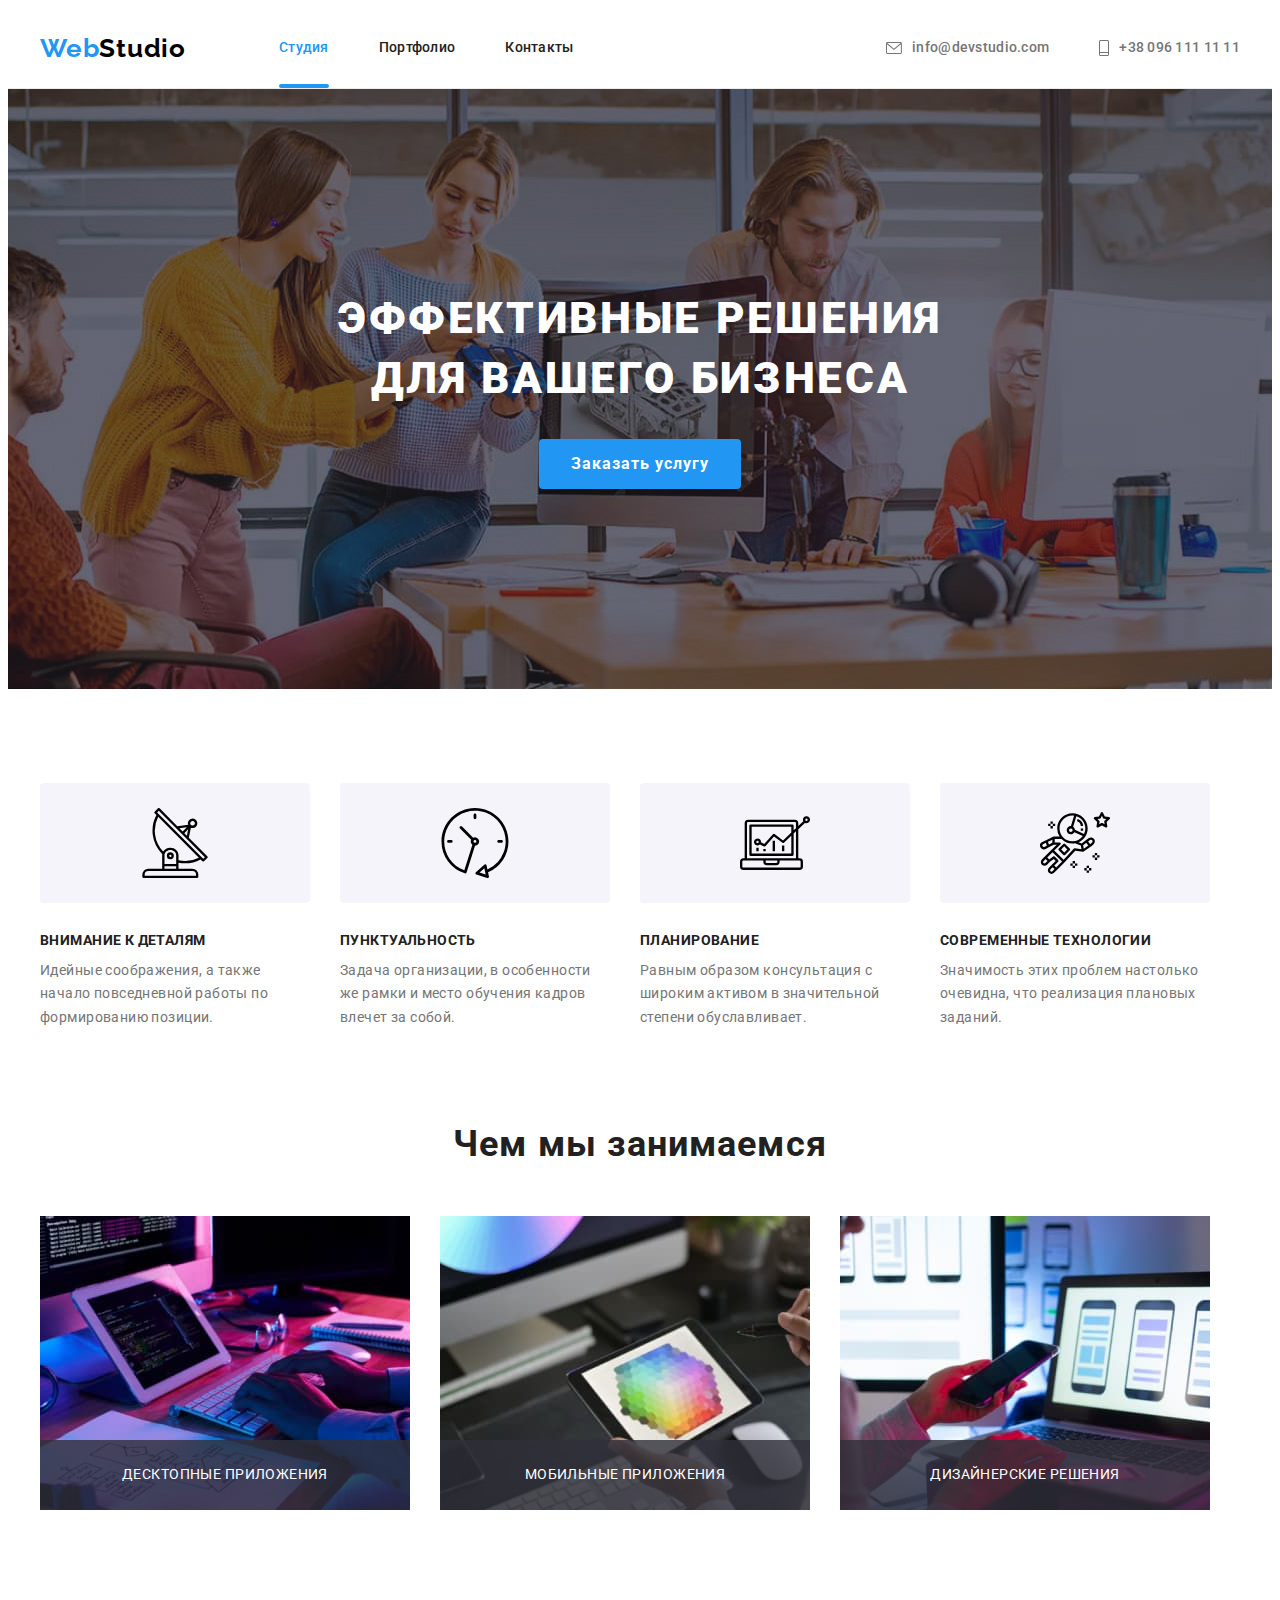
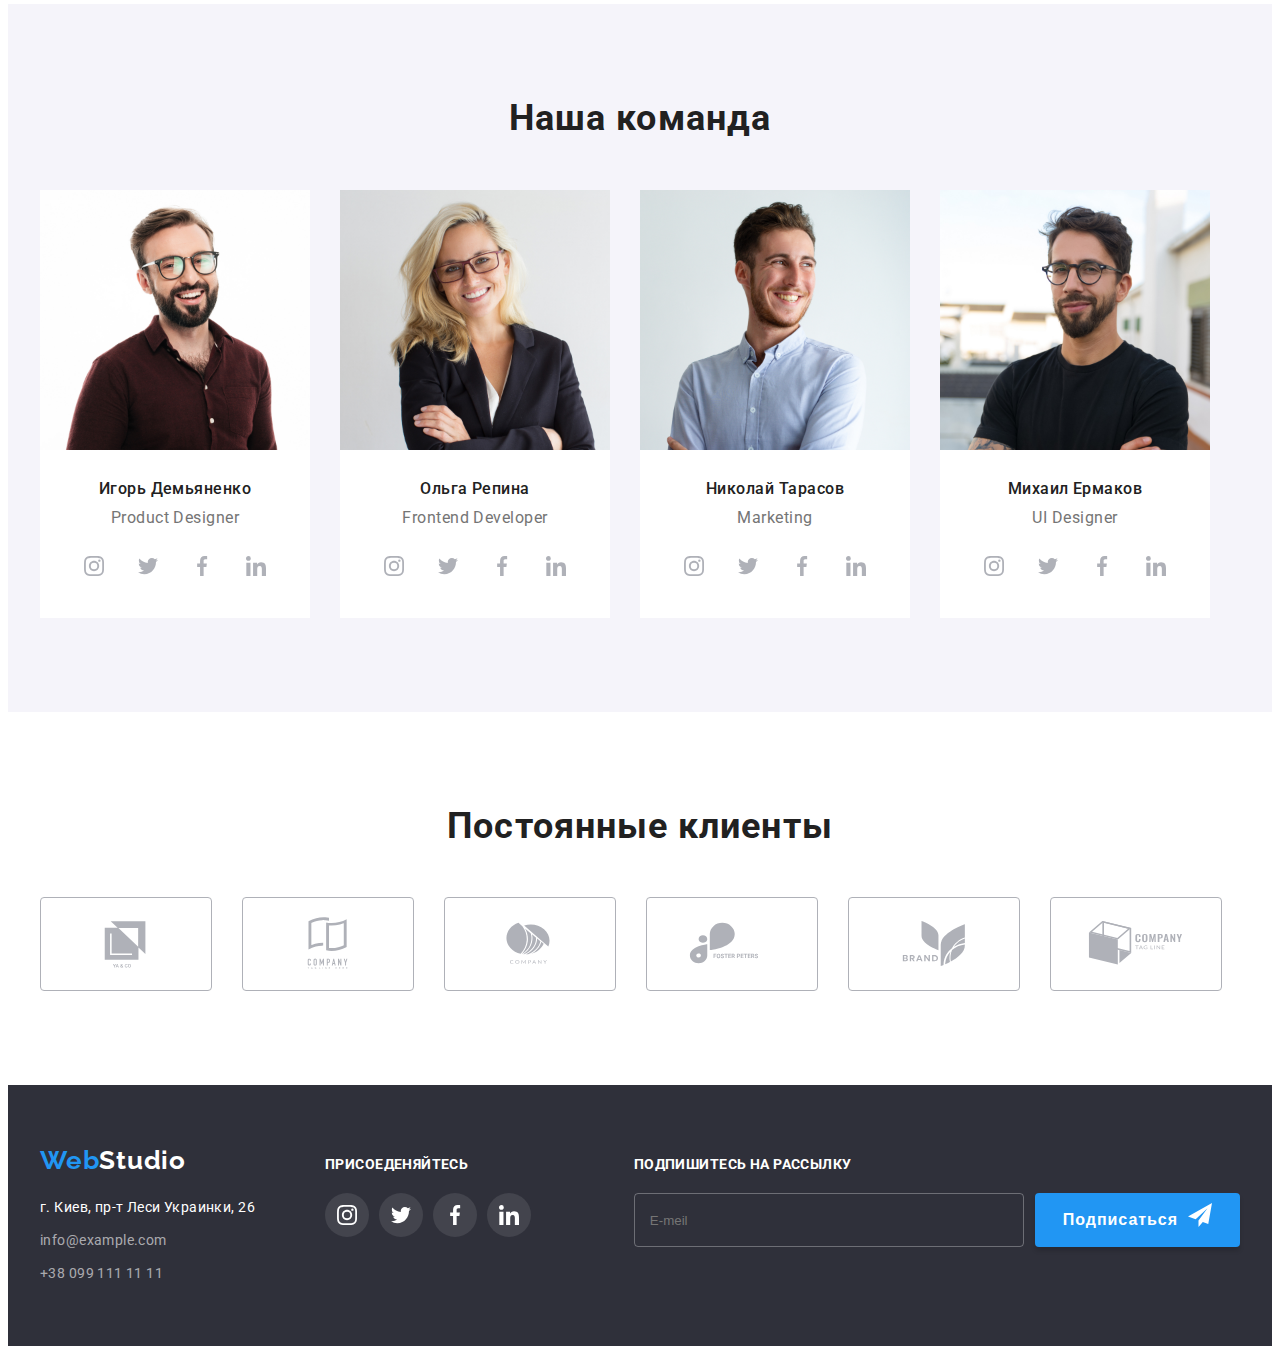
<file: index.html>
<!DOCTYPE html>
<html lang="ru">
  <head>
    <meta charset="UTF-8" />
    <meta http-equiv="X-UA-Compatible" content="IE=edge" />
    <meta name="viewport" content="width=device-width, initial-scale=1.0" />
    <title>homewopk_7</title>
    <link rel="preconnect" href="https://fonts.googleapis.com" />
    <link rel="preconnect" href="https://fonts.gstatic.com" crossorigin />
    <link
      href="https://fonts.googleapis.com/css2?family=Raleway:wght@700&family=Roboto:wght@400;500;700;900&display=swap"
      rel="stylesheet"
    />
    <link
      rel="stylesheet"
      href="https://cdnjs.cloudflare.com/ajax/libs/modern-normalize/1.1.0/modern-normalize.min.css"
      integrity="sha512-wpPYUAdjBVSE4KJnH1VR1HeZfpl1ub8YT/NKx4PuQ5NmX2tKuGu6U/JRp5y+Y8XG2tV+wKQpNHVUX03MfMFn9Q=="
      crossorigin="anonymous"
      referrerpolicy="no-referrer"
    />
    <link rel="stylesheet" href="./css/main.min.css" />
  </head>
  <body>
    <!--page header-->
    <header class="header">
      <div class="container container-header">
        <a href="./index.html" class="logo logo-header"
          >Web<span class="logo-black">Studio</span></a
        >
        <!--navigation-->
        <nav class="header-nav">
          <ul class="header-nav-list list">
            <li class="header-item">
              <a class="page-nav active" href="./index.html">Студия</a>
            </li>
            <li class="header-item">
              <a class="page-nav" href="./portfolio.html">Портфолио</a>
            </li>
            <li class="header-item">
              <a class="page-nav" href="">Контакты</a>
            </li>
          </ul>
        </nav>
        <ul class="list contacts-list">
          <li class="header-item">
            <a class="contacts" href="mailto:info@devstudio.com"
              ><svg class="header-icons" width="16" height="12">
                <use href="./images/sprite.svg#icon-envelope"></use>
              </svg>
              info@devstudio.com</a
            >
          </li>
          <li class="header-item">
            <a class="contacts" href="tel:+380961111111"
              ><svg class="header-icons" width="10" height="16">
                <use href="./images/sprite.svg#icon-Vector"></use>
              </svg>
              +38 096 111 11 11</a
            >
          </li>
        </ul>
      </div>
    </header>
    <main>
      <!--section-1-->
      <section class="section-one">
        <div class="container">
          <h1 class="title">
            Эффективные решения <br />
            для вашего бизнеса
          </h1>
          <button type="button" class="button" data-modal-open>
            Заказать услугу
          </button>
          <div class="backdrop is-hidden" data-modal>
            <!--modal-wrapper-->
            <div class="modal-wrapper">
              <div class="form-modal">
                <p class="form-name">Оставьте свои данные, мы вам перезвоним</p>
                <form class="form-modal-wrapper">
                  <div class="user-data">
                    <div class="data">
                      <label class="data-label" for="name">Имя </label>
                      <input
                        class="data-input"
                        type="text"
                        name="name"
                        id="name"
                      />
                      <svg class="icons-modal-wrapper" width="18" height="18">
                        <use href="./images/sprite.svg#icon-person"></use>
                      </svg>
                    </div>
                    <div class="data">
                      <label class="data-label" for="tel">Телефон</label>
                      <input
                        class="data-input"
                        type="tel"
                        name="tel"
                        id="tel"
                      />
                      <svg class="icons-modal-wrapper" width="18" height="18">
                        <use href="./images/sprite.svg#icon-phone"></use>
                      </svg>
                    </div>
                    <div class="data">
                      <label class="data-label" for="mail">Почта</label>
                      <input
                        class="data-input"
                        type="email"
                        name="mail"
                        id="mail"
                      />
                      <svg class="icons-modal-wrapper" width="18" height="18">
                        <use href="./images/sprite.svg#icon-email"></use>
                      </svg>
                    </div>
                    <div class="data">
                      <label class="data-label" for="comment"
                        >Комментарий</label
                      >
                      <textarea
                        name="comment"
                        id="comment"
                        rows="5"
                        placeholder="Введите текст"
                      ></textarea>
                    </div>
                  </div>
                  <div class="agreement">
                    <label for="checkbox">
                      <input
                        class="checkbox visually-hidden"
                        type="checkbox"
                        name="checkbox"
                        id="checkbox"
                      />
                      <span class="span-icon-checkbox">
                        <svg class="icon-checkbox" width="11" height="8">
                          <use href="./images/sprite.svg#icon-Vector-1"></use>
                        </svg>
                      </span>
                      <span class="checkbox-text">
                        Соглашаюсь с рассылкой и принимаю
                        <a href="" class="link-to-contract">Условия договора</a>
                      </span>
                    </label>
                  </div>
                  <button type="submit" class="button register-btn">
                    Отправить
                  </button>
                </form>
                <button class="modal-btn" data-modal-close>
                  <svg class="icon icon-modal-btn" width="18" height="18">
                    <use href="./images/sprite.svg#icon-close"></use>
                  </svg>
                </button>
                <form class="modal-form"></form>
              </div>
            </div>
          </div>
        </div>
      </section>
      <!--section-2-dignity-->
      <section class="dignity-section">
        <div class="container">
          <h2 class="visually-hidden">наши достоинства</h2>
          <ul class="dignity-list list">
            <li class="dignity-list__item">
              <div class="dignity-container">
                <svg class="dignity-container__icons" width="70" height="70">
                  <use href="./images/sprite.svg#icon-antenna"></use>
                </svg>
              </div>
              <h3 class="dignity-list__title">Внимание к деталям</h3>
              <p class="dignity-list__description">
                Идейные соображения, а также начало повседневной работы по
                формированию позиции.
              </p>
            </li>
            <li class="dignity-list__item">
              <div class="dignity-container">
                <svg class="dignity-container__icons" width="70" height="70">
                  <use href="./images/sprite.svg#icon-clock"></use>
                </svg>
              </div>
              <h3 class="dignity-list__title">Пунктуальность</h3>
              <p class="dignity-list__description">
                Задача организации, в особенности же рамки и место обучения
                кадров влечет за собой.
              </p>
            </li>
            <li class="dignity-list__item">
              <div class="dignity-container">
                <svg class="dignity-container__icons" width="70" height="70">
                  <use href="./images/sprite.svg#icon-diagram"></use>
                </svg>
              </div>
              <h3 class="dignity-list__title">Планирование</h3>
              <p class="dignity-list__description">
                Равным образом консультация с широким активом в значительной
                степени обуславливает.
              </p>
            </li>
            <li class="dignity-list__item">
              <div class="dignity-container">
                <svg class="dignity-container__icons" width="70" height="70">
                  <use href="./images/sprite.svg#icon-astronaut"></use>
                </svg>
              </div>
              <h3 class="dignity-list__title">Современные технологии</h3>
              <p class="dignity-list__description">
                Значимость этих проблем настолько очевидна, что реализация
                плановых заданий.
              </p>
            </li>
          </ul>
        </div>
      </section>
      <!--section-3-our-robots-->
      <section class="section">
        <div class="container">
          <h2 class="title-section">Чем мы занимаемся</h2>
          <ul class="our-robots list">
            <li class="our-robots-item">
              <img
                src="./images/gadget.img-1.jpg"
                width="370"
                height="294"
                alt="планшет и клавиатура"
              />
              <div class="our-robots-item__description">
                <p class="our-robots-item__link">Десктопные приложения</p>
              </div>
            </li>
            <li class="our-robots-item">
              <img
                src="./images/gadget.img-2.jpg"
                aw
                width="370"
                height="294"
                alt="планшет"
              />
              <div class="our-robots-item__description">
                <p class="our-robots-item__link">Мобильные приложения</p>
              </div>
            </li>
            <li class="our-robots-item">
              <img
                src="./images/gadget.img-3.jpg"
                width="370"
                height="294"
                alt="телефон и ноутбук"
              />
              <div class="our-robots-item__description">
                <p class="our-robots-item__link">Дизайнерские решения</p>
              </div>
            </li>
          </ul>
        </div>
      </section>
      <!--section-4-our-team-->
      <section class="team section">
        <div class="container">
          <h2 class="title-section">Наша команда</h2>
          <ul class="list our-team">
            <li class="our-team-item">
              <img
                src="./images/team-photo.img-1.jpg"
                width="270"
                height="260"
                alt="Игорь Демьяненко"
              />
              <div class="our-team-item__employee">
                <h3 class="our-team-item__name">Игорь Демьяненко</h3>
                <p lang="en" class="our-team-item__position">
                  Product Designer
                </p>
                <ul class="list social-media-icons">
                  <li class="social-media-icons__item">
                    <a
                      class="social-media-icons__link"
                      href=""
                      aria-label="иконка instagram"
                      ><svg
                        class="social-media-icons__icon"
                        width="20"
                        height="20"
                      >
                        <use href="./images/sprite.svg#icon-instagram"></use>
                      </svg>
                    </a>
                  </li>
                  <li class="social-media-icons__item">
                    <a
                      class="social-media-icons__link"
                      href=""
                      aria-label="иконка twitter"
                      ><svg
                        class="social-media-icons__icon"
                        width="20"
                        height="20"
                      >
                        <use href="./images/sprite.svg#icon-twitter"></use>
                      </svg>
                    </a>
                  </li>
                  <li class="social-media-icons__item">
                    <a
                      class="social-media-icons__link"
                      href=""
                      aria-label="иконка facebook"
                      ><svg
                        class="social-media-icons__icon"
                        width="20"
                        height="20"
                      >
                        <use href="./images/sprite.svg#icon-facebook"></use>
                      </svg>
                    </a>
                  </li>
                  <li class="social-media-icons__item">
                    <a
                      class="social-media-icons__link"
                      href=""
                      aria-label="иконка linkedin"
                      ><svg
                        class="social-media-icons__icon"
                        width="20"
                        height="20"
                      >
                        <use href="./images/sprite.svg#icon-linkedin"></use>
                      </svg>
                    </a>
                  </li>
                </ul>
              </div>
            </li>
            <li class="our-team-item">
              <img
                src="./images/team-photo.img-2.jpg"
                width="270"
                height="260"
                alt="Ольга Репина"
              />
              <div class="our-team-item__employee">
                <h3 class="our-team-item__name">Ольга Репина</h3>
                <p lang="en" class="our-team-item__position">
                  Frontend Developer
                </p>
                <ul class="list social-media-icons">
                  <li class="social-media-icons__item">
                    <a
                      class="social-media-icons__link"
                      href=""
                      aria-label="иконка instagram"
                      ><svg
                        class="social-media-icons__icon"
                        width="20"
                        height="20"
                      >
                        <use href="./images/sprite.svg#icon-instagram"></use>
                      </svg>
                    </a>
                  </li>
                  <li class="social-media-icons__item">
                    <a
                      class="social-media-icons__link"
                      href=""
                      aria-label="иконка twitter"
                      ><svg
                        class="social-media-icons__icon"
                        width="20"
                        height="20"
                      >
                        <use href="./images/sprite.svg#icon-twitter"></use>
                      </svg>
                    </a>
                  </li>
                  <li class="social-media-icons__item">
                    <a
                      class="social-media-icons__link"
                      href=""
                      aria-label="иконка facebook"
                      ><svg
                        class="social-media-icons__icon"
                        width="20"
                        height="20"
                      >
                        <use href="./images/sprite.svg#icon-facebook"></use>
                      </svg>
                    </a>
                  </li>
                  <li class="social-media-icons__item">
                    <a
                      class="social-media-icons__link"
                      href=""
                      aria-label="иконка linkedin"
                      ><svg
                        class="social-media-icons__icon"
                        width="20"
                        height="20"
                      >
                        <use href="./images/sprite.svg#icon-linkedin"></use>
                      </svg>
                    </a>
                  </li>
                </ul>
              </div>
            </li>
            <li class="our-team-item">
              <img
                src="./images/team-photo.img-3.jpg"
                width="270"
                height="260"
                alt="Николай Тарасов"
              />
              <div class="our-team-item__employee">
                <h3 class="our-team-item__name">Николай Тарасов</h3>
                <p lang="en" class="our-team-item__position">Marketing</p>
                <ul class="list social-media-icons">
                  <li class="social-media-icons__item">
                    <a
                      class="social-media-icons__link"
                      href=""
                      aria-label="иконка instagram"
                      ><svg
                        class="social-media-icons__icon"
                        width="20"
                        height="20"
                      >
                        <use href="./images/sprite.svg#icon-instagram"></use>
                      </svg>
                    </a>
                  </li>
                  <li class="social-media-icons__item">
                    <a
                      class="social-media-icons__link"
                      href=""
                      aria-label="иконка twitter"
                      ><svg
                        class="social-media-icons__icon"
                        width="20"
                        height="20"
                      >
                        <use href="./images/sprite.svg#icon-twitter"></use>
                      </svg>
                    </a>
                  </li>
                  <li class="social-media-icons__item">
                    <a
                      class="social-media-icons__link"
                      href=""
                      aria-label="иконка facebook"
                      ><svg
                        class="social-media-icons__icon"
                        width="20"
                        height="20"
                      >
                        <use href="./images/sprite.svg#icon-facebook"></use>
                      </svg>
                    </a>
                  </li>
                  <li class="social-media-icons__item">
                    <a
                      class="social-media-icons__link"
                      href=""
                      aria-label="иконка linkedin"
                      ><svg
                        class="social-media-icons__icon"
                        width="20"
                        height="20"
                      >
                        <use href="./images/sprite.svg#icon-linkedin"></use>
                      </svg>
                    </a>
                  </li>
                </ul>
              </div>
            </li>
            <li class="our-team-item">
              <img
                src="./images/team-photo.img-4.jpg"
                width="270"
                height="260"
                alt="Михаил Ермаков"
              />
              <div class="our-team-item__employee">
                <h3 class="our-team-item__name">Михаил Ермаков</h3>
                <p lang="en" class="our-team-item__position">UI Designer</p>
                <ul class="list social-media-icons">
                  <li class="social-media-icons__item">
                    <a
                      class="social-media-icons__link"
                      href=""
                      aria-label="иконка instagram"
                      ><svg
                        class="social-media-icons__icon"
                        width="20"
                        height="20"
                      >
                        <use href="./images/sprite.svg#icon-instagram"></use>
                      </svg>
                    </a>
                  </li>
                  <li class="social-media-icons__item">
                    <a
                      class="social-media-icons__link"
                      href=""
                      aria-label="иконка twitter"
                      ><svg
                        class="social-media-icons__icon"
                        width="20"
                        height="20"
                      >
                        <use href="./images/sprite.svg#icon-twitter"></use>
                      </svg>
                    </a>
                  </li>
                  <li class="social-media-icons__item">
                    <a
                      class="social-media-icons__link"
                      href=""
                      aria-label="иконка facebook"
                      ><svg
                        class="social-media-icons__icon"
                        width="20"
                        height="20"
                      >
                        <use href="./images/sprite.svg#icon-facebook"></use>
                      </svg>
                    </a>
                  </li>
                  <li class="social-media-icons__item">
                    <a
                      class="social-media-icons__link"
                      href=""
                      aria-label="иконка linkedin"
                      ><svg
                        class="social-media-icons__icon"
                        width="20"
                        height="20"
                      >
                        <use href="./images/sprite.svg#icon-linkedin"></use>
                      </svg>
                    </a>
                  </li>
                </ul>
              </div>
            </li>
          </ul>
        </div>
      </section>
      <!--section-5-clients-->
      <section class="section">
        <div class="container">
          <h2 class="title-section">Постоянные клиенты</h2>
          <ul class="list clients">
            <li class="clients__item">
              <a class="clients__link" href="">
                <svg class="clients__icons" width="106" height="60">
                  <use href="./images/sprite.svg#icon-Logo-1"></use>
                </svg>
              </a>
            </li>
            <li class="clients__item">
              <a class="clients__link" href="">
                <svg class="clients__icons" width="106" height="60">
                  <use href="./images/sprite.svg#icon-Logo-2"></use>
                </svg>
              </a>
            </li>
            <li class="clients__item">
              <a class="clients__link" href="">
                <svg class="clients__icons" width="106" height="60">
                  <use href="./images/sprite.svg#icon-Logo-3"></use>
                </svg>
              </a>
            </li>
            <li class="clients__item">
              <a class="clients__link" href="">
                <svg class="clients__icons" width="106" height="60">
                  <use href="./images/sprite.svg#icon-Logo-4"></use>
                </svg>
              </a>
            </li>
            <li class="clients__item">
              <a class="clients__link" href="">
                <svg class="clients__icons" width="106" height="60">
                  <use href="./images/sprite.svg#icon-Logo-5"></use>
                </svg>
              </a>
            </li>
            <li class="clients__item">
              <a class="clients__link" href="">
                <svg class="clients__icons" width="106" height="60">
                  <use href="./images/sprite.svg#icon-Logo-6"></use>
                </svg>
              </a>
            </li>
          </ul>
        </div>
      </section>
    </main>
    <!--footer-->
    <footer class="footer">
      <div class="container conteiner-footer">
        <div>
          <a href="./index.html" class="logo footer-iogo"
            >Web<span class="logo-white">Studio</span></a
          >
          <address class="">
            <ul class="list">
              <li class="footer-item">
                <a class="address" href="https://goo.gl/maps/fMiBdEM5cRirnWjU9"
                  >г. Киев, пр-т Леси Украинки, 26</a
                >
              </li>
              <li class="footer-item">
                <a class="footer-contacts" href="mailto:info@example.com"
                  >info@example.com</a
                >
              </li>
              <li class="footer-item">
                <a class="footer-contacts" href="tel:+380991111111"
                  >+38 099 111 11 11</a
                >
              </li>
            </ul>
          </address>
        </div>
        <div class="footer-icons">
          <h3 class="title-footer">присоеденяйтесь</h3>
          <ul class="list list-footer-icons">
            <li class="item-footer-icons">
              <a class="link-footer-icon" href="" aria-label="иконка instagram"
                ><svg class="footer-icon" width="20" height="20">
                  <use href="./images/sprite.svg#icon-instagram"></use>
                </svg>
              </a>
            </li>
            <li class="item-footer-icons">
              <a class="link-footer-icon" href="" aria-label="иконка"
                ><svg class="footer-icon" width="20" height="20">
                  <use href="./images/sprite.svg#icon-twitter"></use>
                </svg>
              </a>
            </li>
            <li class="item-footer-icons">
              <a class="link-footer-icon" href="" aria-label="иконка"
                ><svg class="footer-icon" width="20" height="20">
                  <use href="./images/sprite.svg#icon-facebook"></use>
                </svg>
              </a>
            </li>
            <li class="item-footer-icons">
              <a class="link-footer-icon" href="" aria-label="иконка"
                ><svg class="footer-icon" width="20" height="20">
                  <use href="./images/sprite.svg#icon-linkedin"></use>
                </svg>
              </a>
            </li>
          </ul>
        </div>
        <!-- subscription-window -->

        <div class="subscription">
          <h3 class="title-footer">Подпишитесь на рассылку</h3>
          <form class="subscription-footer">
            <label class="subscription-window" for="email"></label>
            <input type="email" name="mail" placeholder="E-meil" id="email" />
            <button type="submit" class="subscription-btn">
              Подписаться<span
                ><svg class="button-logo-fotter" width="24" height="24">
                  <use href="./images/sprite.svg#icon-send"></use></svg
              ></span>
            </button>
          </form>
        </div>
      </div>
    </footer>
    <script src="./js/model.js"></script>
  </body>
</html>
</file>
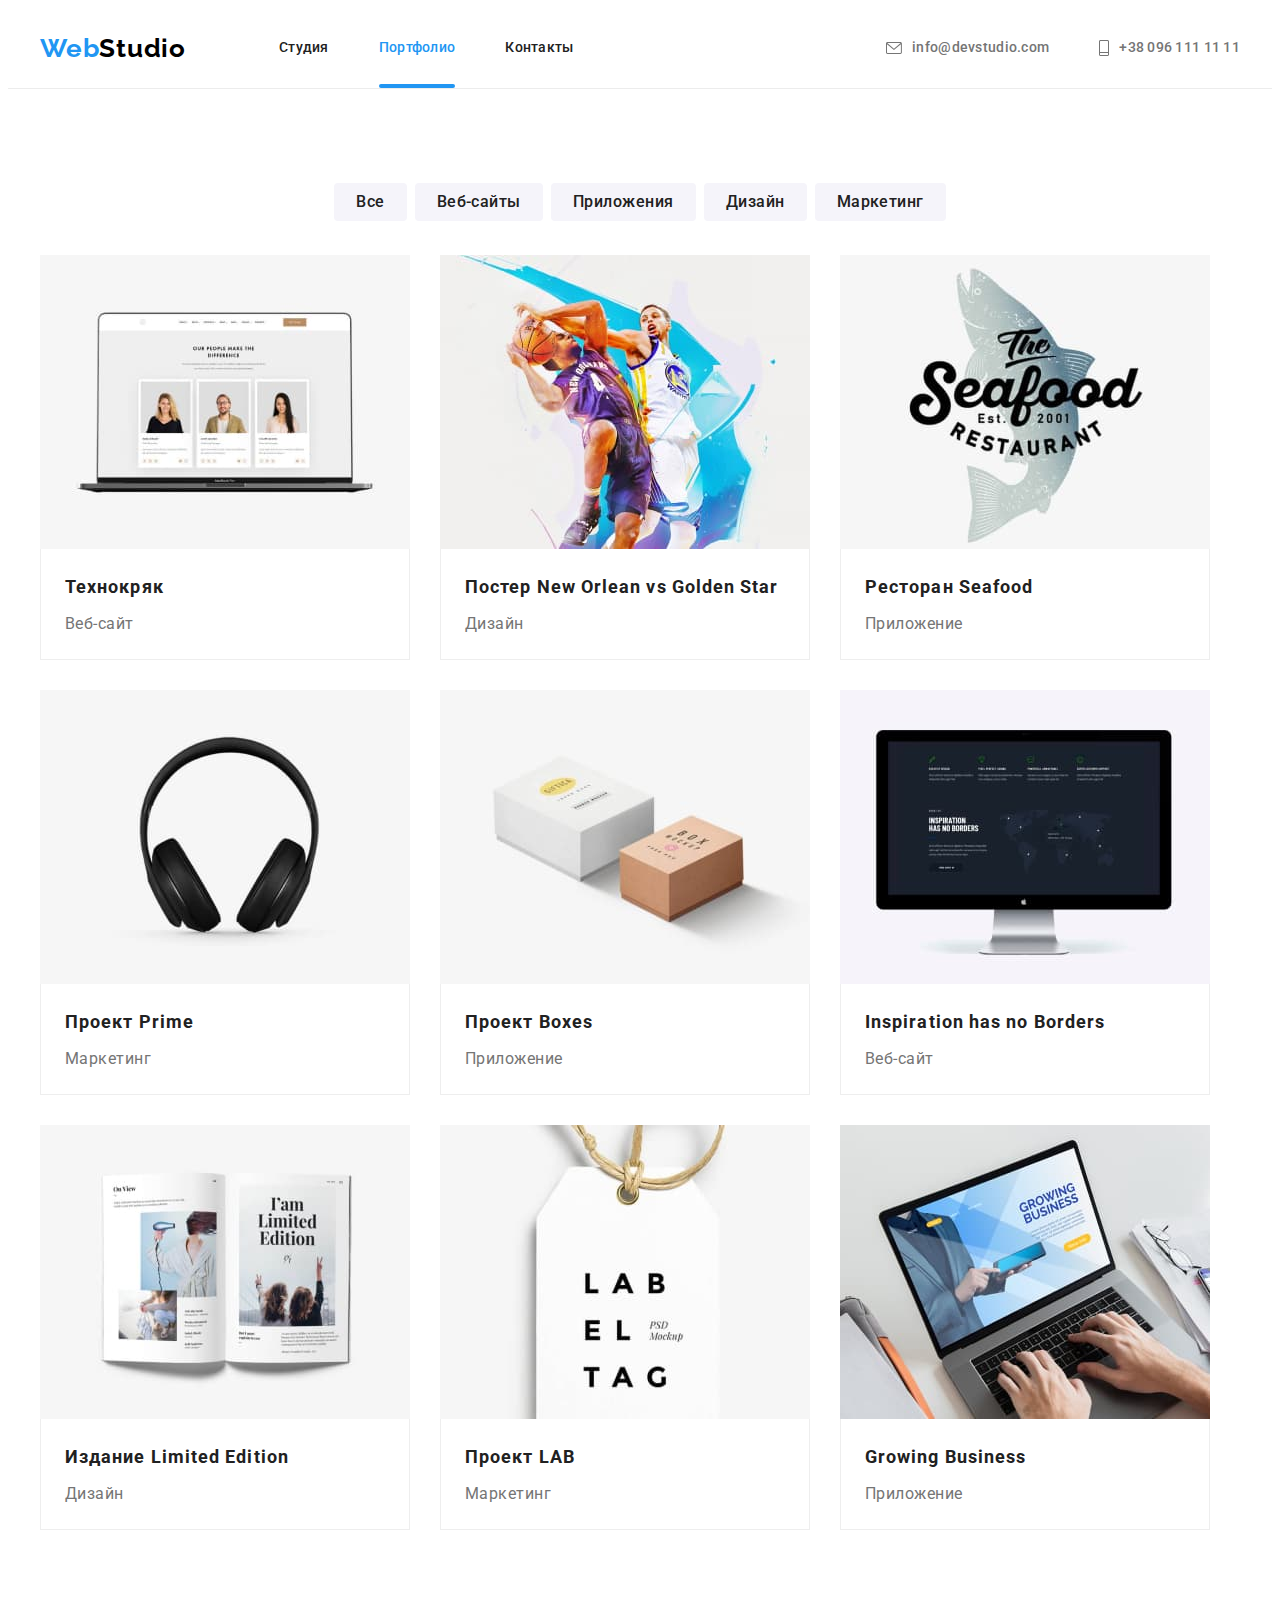
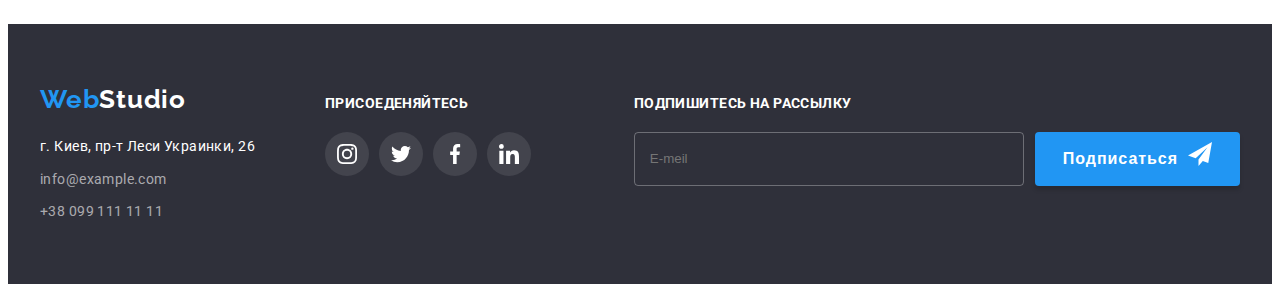
<file: portfolio.html>
<!DOCTYPE html>
<html lang="ru">
  <head>
    <meta charset="UTF-8" />
    <meta http-equiv="X-UA-Compatible" content="IE=edge" />
    <meta name="viewport" content="width=device-width, initial-scale=1.0" />
    <title>portfolio</title>
    <link rel="preconnect" href="https://fonts.googleapis.com" />
    <link rel="preconnect" href="https://fonts.gstatic.com" crossorigin />
    <link
      href="https://fonts.googleapis.com/css2?family=Raleway:wght@700&family=Roboto:wght@400;500;700;900&display=swap"
      rel="stylesheet"
    />
    <link
      rel="stylesheet"
      href="https://cdnjs.cloudflare.com/ajax/libs/modern-normalize/1.1.0/modern-normalize.min.css"
      integrity="sha512-wpPYUAdjBVSE4KJnH1VR1HeZfpl1ub8YT/NKx4PuQ5NmX2tKuGu6U/JRp5y+Y8XG2tV+wKQpNHVUX03MfMFn9Q=="
      crossorigin="anonymous"
      referrerpolicy="no-referrer"
    />
    <link rel="stylesheet" href="./css/main.min.css" />
  </head>
  <body>
    <!--page header-->
    <header class="header">
      <div class="container container-header">
        <a href="./index.html" class="logo logo-header"
          >Web<span class="logo-black">Studio</span></a
        >
        <!--navigation-->
        <nav class="header-nav">
          <ul class="header-nav-list list">
            <li class="header-item">
              <a class="page-nav" href="./index.html">Студия</a>
            </li>
            <li class="header-item">
              <a class="page-nav active" href="./portfolio.html">Портфолио</a>
            </li>
            <li class="header-item">
              <a class="page-nav" href="">Контакты</a>
            </li>
          </ul>
        </nav>
        <ul class="list contacts-list">
          <li class="header-item">
            <a class="contacts" href="mailto:info@devstudio.com"
              ><svg class="header-icons" width="16" height="12">
                <use href="./images/sprite.svg#icon-envelope"></use>
              </svg>
              info@devstudio.com</a
            >
          </li>
          <li class="header-item">
            <a class="contacts" href="tel:+380961111111"
              ><svg class="header-icons" width="10" height="16">
                <use href="./images/sprite.svg#icon-Vector"></use>
              </svg>
              +38 096 111 11 11</a
            >
          </li>
        </ul>
      </div>
    </header>

    <main>
      <!--section-portfolio-->
      <section class="section">
        <div class="container">
          <h2 class="visually-hidden">portfolio</h2>
          <ul class="list button-portfolio">
            <li class="item">
              <button type="button" class="btn-portfolio">Все</button>
            </li>
            <li class="item">
              <button type="button" class="btn-portfolio">Веб-сайты</button>
            </li>

            <li class="item">
              <button type="button" class="btn-portfolio">Приложения</button>
            </li>
            <li class="item">
              <button type="button" class="btn-portfolio">Дизайн</button>
            </li>
            <li class="item">
              <button type="button" class="btn-portfolio">Маркетинг</button>
            </li>
          </ul>
          <ul class="list list-portfolio">
            <li class="item">
              <a class="link-portfolio" href="">
                <div class="window-description-projects">
                  <img
                    src="./images/img-1.jpg"
                    width="370"
                    height="294"
                    alt="ноутбук"
                  />
                  <div class="description-portfolio">
                    <p class="description-projects">
                      Ресурс предлагает комплексные предложения с разным уровнем
                      функционала и сервисов. Все это позволит посетителю
                      получить исчерпывающие сведения о компании или частном
                      лице.
                    </p>
                  </div>
                </div>
                <div class="portfolio-projects">
                  <h3 class="Our-projects">Технокряк</h3>
                  <p class="project-type">Веб-сайт</p>
                </div>
              </a>
            </li>
            <li class="item">
              <a class="link-portfolio" href="">
                <div class="window-description-projects">
                  <img
                    src="./images/img-2.jpg"
                    width="370"
                    height="294"
                    alt="баскетболисты"
                  />
                  <div class="description-portfolio">
                    <p class="description-projects">
                      Ресурс предлагает комплексные предложения с разным уровнем
                      функционала и сервисов. Все это позволит посетителю
                      получить исчерпывающие сведения о компании или частном
                      лице.
                    </p>
                  </div>
                </div>
                <div class="portfolio-projects">
                  <h3 class="Our-projects">Постер New Orlean vs Golden Star</h3>
                  <p class="project-type">Дизайн</p>
                </div>
              </a>
            </li>
            <li class="item">
              <a class="link-portfolio" href="">
                <div class="window-description-projects">
                  <img
                    src="./images/img-3.jpg"
                    width="370"
                    height="294"
                    alt="эмблема ресторана"
                  />
                  <div class="description-portfolio">
                    <p class="description-projects">
                      Ресурс предлагает комплексные предложения с разным уровнем
                      функционала и сервисов. Все это позволит посетителю
                      получить исчерпывающие сведения о компании или частном
                      лице.
                    </p>
                  </div>
                </div>
                <div class="portfolio-projects">
                  <h3 class="Our-projects">Ресторан Seafood</h3>
                  <p class="project-type">Приложение</p>
                </div>
              </a>
            </li>
            <li class="item">
              <a class="link-portfolio" href="">
                <div class="window-description-projects">
                  <img
                    src="./images/img-4.jpg"
                    width="370"
                    height="294"
                    alt="наушники"
                  />
                  <div class="description-portfolio">
                    <p class="description-projects">
                      Ресурс предлагает комплексные предложения с разным уровнем
                      функционала и сервисов. Все это позволит посетителю
                      получить исчерпывающие сведения о компании или частном
                      лице.
                    </p>
                  </div>
                </div>
                <div class="portfolio-projects">
                  <h3 class="Our-projects">Проект Prime</h3>
                  <p class="project-type">Маркетинг</p>
                </div>
              </a>
            </li>
            <li class="item">
              <a class="link-portfolio" href="">
                <div class="window-description-projects">
                  <img
                    src="./images/img-5.jpg"
                    width="370"
                    height="294"
                    alt="упаковочная коробка"
                  />
                  <div class="description-portfolio">
                    <p class="description-projects">
                      Ресурс предлагает комплексные предложения с разным уровнем
                      функционала и сервисов. Все это позволит посетителю
                      получить исчерпывающие сведения о компании или частном
                      лице.
                    </p>
                  </div>
                </div>
                <div class="portfolio-projects">
                  <h3 class="Our-projects">Проект Boxes</h3>
                  <p class="project-type">Приложение</p>
                </div>
              </a>
            </li>
            <li class="item">
              <a class="link-portfolio" href="">
                <div class="window-description-projects">
                  <img
                    src="./images/img-6.jpg"
                    width="370"
                    height="294"
                    alt="компьютерный монитор"
                  />
                  <div class="description-portfolio">
                    <p class="description-projects">
                      Ресурс предлагает комплексные предложения с разным уровнем
                      функционала и сервисов. Все это позволит посетителю
                      получить исчерпывающие сведения о компании или частном
                      лице.
                    </p>
                  </div>
                </div>
                <div class="portfolio-projects">
                  <h3 class="Our-projects">Inspiration has no Borders</h3>
                  <p class="project-type">Веб-сайт</p>
                </div>
              </a>
            </li>
            <li class="item">
              <a class="link-portfolio" href="">
                <div class="window-description-projects">
                  <img
                    src="./images/img-7.jpg"
                    width="370"
                    height="294"
                    alt="открытая книга"
                  />
                  <div class="description-portfolio">
                    <p class="description-projects">
                      Ресурс предлагает комплексные предложения с разным уровнем
                      функционала и сервисов. Все это позволит посетителю
                      получить исчерпывающие сведения о компании или частном
                      лице.
                    </p>
                  </div>
                </div>
                <div class="portfolio-projects">
                  <h3 class="Our-projects">Издание Limited Edition</h3>
                  <p class="project-type">Дизайн</p>
                </div>
              </a>
            </li>
            <li class="item">
              <a class="link-portfolio" href="">
                <div class="window-description-projects">
                  <img
                    src="./images/img-8.jpg"
                    width="370"
                    height="294"
                    alt="лейба"
                  />
                  <div class="description-portfolio">
                    <p class="description-projects">
                      Ресурс предлагает комплексные предложения с разным уровнем
                      функционала и сервисов. Все это позволит посетителю
                      получить исчерпывающие сведения о компании или частном
                      лице.
                    </p>
                  </div>
                </div>
                <div class="portfolio-projects">
                  <h3 class="Our-projects">Проект LAB</h3>
                  <p class="project-type">Маркетинг</p>
                </div>
              </a>
            </li>
            <li class="item">
              <a class="link-portfolio" href="">
                <div class="window-description-projects">
                  <img
                    src="./images/img-9.jpg"
                    width="370"
                    height="294"
                    alt="ноутбук"
                  />
                  <div class="description-portfolio">
                    <p class="description-projects">
                      Ресурс предлагает комплексные предложения с разным уровнем
                      функционала и сервисов. Все это позволит посетителю
                      получить исчерпывающие сведения о компании или частном
                      лице.
                    </p>
                  </div>
                </div>
                <div class="portfolio-projects">
                  <h3 class="Our-projects">Growing Business</h3>
                  <p class="project-type">Приложение</p>
                </div>
              </a>
            </li>
          </ul>
        </div>
      </section>
    </main>
    <!--footer-->
    <footer class="footer">
      <div class="container conteiner-footer">
        <div>
          <a href="./index.html" class="logo footer-iogo"
            >Web<span class="logo-white">Studio</span></a
          >
          <address class="">
            <ul class="list">
              <li class="footer-item">
                <a class="address" href="https://goo.gl/maps/fMiBdEM5cRirnWjU9"
                  >г. Киев, пр-т Леси Украинки, 26</a
                >
              </li>
              <li class="footer-item">
                <a class="footer-contacts" href="mailto:info@example.com"
                  >info@example.com</a
                >
              </li>
              <li class="footer-item">
                <a class="footer-contacts" href="tel:+380991111111"
                  >+38 099 111 11 11</a
                >
              </li>
            </ul>
          </address>
        </div>
        <div class="footer-icons">
          <h3 class="title-footer">присоеденяйтесь</h3>
          <ul class="list list-footer-icons">
            <li class="item-footer-icons">
              <a class="link-footer-icon" href="" aria-label="иконка instagram"
                ><svg class="footer-icon" width="20" height="20">
                  <use href="./images/sprite.svg#icon-instagram"></use>
                </svg>
              </a>
            </li>
            <li class="item-footer-icons">
              <a class="link-footer-icon" href="" aria-label="иконка"
                ><svg class="footer-icon" width="20" height="20">
                  <use href="./images/sprite.svg#icon-twitter"></use>
                </svg>
              </a>
            </li>
            <li class="item-footer-icons">
              <a class="link-footer-icon" href="" aria-label="иконка"
                ><svg class="footer-icon" width="20" height="20">
                  <use href="./images/sprite.svg#icon-facebook"></use>
                </svg>
              </a>
            </li>
            <li class="item-footer-icons">
              <a class="link-footer-icon" href="" aria-label="иконка"
                ><svg class="footer-icon" width="20" height="20">
                  <use href="./images/sprite.svg#icon-linkedin"></use>
                </svg>
              </a>
            </li>
          </ul>
        </div>
        <!-- subscription-window -->

        <div class="subscription">
          <h3 class="title-footer">Подпишитесь на рассылку</h3>
          <form class="subscription-footer">
            <label class="subscription-window">
              <input type="email" name="mail" placeholder="E-meil" />
              <button type="submit" class="subscription-btn">
                Подписаться<span
                  ><svg class="button-logo-fotter" width="24" height="24">
                    <use href="./images/sprite.svg#icon-send"></use></svg
                ></span>
              </button>
            </label>
          </form>
        </div>
      </div>
    </footer>
  </body>
</html>
</file>
<file: css/main.min.css>
:root{--main-font: "Roboto", sans-serif;--secondary-font: "Raleway", sans-serif;--accent-cl: rgb(33, 150, 243);--main-txt-cl: rgba(117, 117, 117, 1);--secondary-txt-cl: rgb(33, 33, 33)}.visually-hidden{position:absolute;white-space:nowrap;width:1px;height:1px;overflow:hidden;border:0;padding:0;clip:rect(0 0 0 0);-webkit-clip-path:inset(50%);clip-path:inset(50%);margin:-1px}h1,h2,h3,h4,h5,h6,p,ul{margin:0}img{display:block}.list{list-style:none;padding:0;margin:0}body{font-family:var(--main-font);color:var(--main-txt-cl)}.section{padding-top:94px;padding-bottom:94px}.container{width:1200px;padding-left:15px;padding-right:15px;margin-left:auto;margin-right:auto}.logo{font-family:var(--secondary-font);font-weight:700;font-size:26px;line-height:1.19;letter-spacing:0.03em;text-decoration:none;color:var(--accent-cl)}.logo-header{margin-right:93px}.logo-black{color:#000}.logo-white{color:#fff}.button{font-weight:700;font-size:16px;line-height:1.87;-webkit-box-align:center;-ms-flex-align:center;align-items:center;text-align:center;letter-spacing:0.06em;color:#fff;background-color:var(--accent-cl);font-family:inherit;padding:10px 32px;-webkit-box-shadow:0px 4px 4px rgba(0,0,0,0.15);box-shadow:0px 4px 4px rgba(0,0,0,0.15);border-radius:4px;border:none;-webkit-transition:background-color 250ms cubic-bezier(0.4, 0, 0.2, 1);transition:background-color 250ms cubic-bezier(0.4, 0, 0.2, 1)}.button:hover,.button:focus{background-color:#188ce8}.social-media-icons{display:-webkit-box;display:-ms-flexbox;display:flex;-webkit-box-pack:center;-ms-flex-pack:center;justify-content:center;-webkit-box-align:center;-ms-flex-align:center;align-items:center}.social-media-icons__item{margin-right:10px}.social-media-icons__item:last-child{margin-right:0}.social-media-icons__link{display:-webkit-box;display:-ms-flexbox;display:flex;-webkit-box-pack:center;-ms-flex-pack:center;justify-content:center;-webkit-box-align:center;-ms-flex-align:center;align-items:center;width:44px;height:44px;border-radius:50%;-webkit-transition:background-color 250ms cubic-bezier(0.4, 0, 0.2, 1);transition:background-color 250ms cubic-bezier(0.4, 0, 0.2, 1)}.social-media-icons__link:hover,.social-media-icons__link:focus{background-color:#2196f3}.social-media-icons__icon{fill:#afb1b8;-webkit-transition:fill 250ms cubic-bezier(0.4, 0, 0.2, 1);transition:fill 250ms cubic-bezier(0.4, 0, 0.2, 1)}.social-media-icons__link:hover .social-media-icons__icon,.social-media-icons__link:focus .social-media-icons__icon{fill:#fff}.backdrop{position:fixed;top:0;left:0;width:100%;height:100%;background-color:rgba(0,0,0,0.2);z-index:1;-webkit-transition:opacity 500ms ease-in-out, visibility 500ms ease-in-out;transition:opacity 500ms ease-in-out, visibility 500ms ease-in-out;opacity:1}.backdrop.is-hidden{opacity:0;visibility:hidden;pointer-events:none}.backdrop.is-hidden .modal-wrapper{-webkit-transform:scale(0.9) translate(-50%, -50%);transform:scale(0.9) translate(-50%, -50%)}.modal-wrapper{position:absolute;top:50%;left:50%;width:528px;background-color:#fff;-webkit-box-shadow:0px 1px 3px rgba(0,0,0,0.12),0px 1px 1px rgba(0,0,0,0.14),0px 2px 1px rgba(0,0,0,0.2);box-shadow:0px 1px 3px rgba(0,0,0,0.12),0px 1px 1px rgba(0,0,0,0.14),0px 2px 1px rgba(0,0,0,0.2);border-radius:4px;-webkit-transform:scale(1) translate(-50%, -50%);transform:scale(1) translate(-50%, -50%);-webkit-transition:-webkit-transform 400ms cubic-bezier(0.17, 0.67, 0.83, 0.67);transition:-webkit-transform 400ms cubic-bezier(0.17, 0.67, 0.83, 0.67);transition:transform 400ms cubic-bezier(0.17, 0.67, 0.83, 0.67);transition:transform 400ms cubic-bezier(0.17, 0.67, 0.83, 0.67), -webkit-transform 400ms cubic-bezier(0.17, 0.67, 0.83, 0.67)}.form-modal{padding:40px}.modal-btn{top:8px;right:8px;position:absolute;width:30px;height:30px;background:#ffffff;border-radius:50%;border:1px solid rgba(0,0,0,0.1);cursor:pointer;display:-webkit-box;display:-ms-flexbox;display:flex;-webkit-box-align:center;-ms-flex-align:center;align-items:center;-webkit-box-pack:center;-ms-flex-pack:center;justify-content:center;padding:0;-webkit-transition:fill 250ms cubic-bezier(0.4, 0, 0.2, 1);transition:fill 250ms cubic-bezier(0.4, 0, 0.2, 1)}.modal-btn:hover .icon-modal-btn,.modal-btn:focus .icon-modal-btn{fill:#2196f3}.form-name{font-weight:700;font-size:20px;line-height:1.15;text-align:center;letter-spacing:0.03em;color:#212121}.user-data{margin-top:12px;text-align:left}.data{display:-webkit-box;display:-ms-flexbox;display:flex;-webkit-box-orient:vertical;-webkit-box-direction:normal;-ms-flex-direction:column;flex-direction:column;margin-bottom:10px;position:relative}.data:last-child{margin-bottom:0}.data-label{font-size:12px;line-height:1.17;letter-spacing:0.01em;margin-bottom:4px;color:#757575}.data-input{border:1px solid rgba(33,33,33,0.2);border-radius:4px;padding:12px 42px;outline:transparent;-webkit-transition:border 250ms cubic-bezier(0.4, 0, 0.2, 1);transition:border 250ms cubic-bezier(0.4, 0, 0.2, 1)}.data-input:hover,.data-input:focus{border:1px solid #2196f3}textarea{resize:none;border:1px solid rgba(33,33,33,0.2);border-radius:4px;padding:0;outline:transparent;-webkit-transition:border 250ms cubic-bezier(0.4, 0, 0.2, 1);transition:border 250ms cubic-bezier(0.4, 0, 0.2, 1);padding:12px 16px}textarea:hover,textarea:focus{border:1px solid #2196f3}textarea::-webkit-input-placeholder{font-size:14px;line-height:1.14;letter-spacing:0.01em;color:rgba(117,117,117,0.5)}textarea:-ms-input-placeholder{font-size:14px;line-height:1.14;letter-spacing:0.01em;color:rgba(117,117,117,0.5)}textarea::-ms-input-placeholder{font-size:14px;line-height:1.14;letter-spacing:0.01em;color:rgba(117,117,117,0.5)}textarea::placeholder{font-size:14px;line-height:1.14;letter-spacing:0.01em;color:rgba(117,117,117,0.5)}.agreement{margin-top:20px}.agreement label{display:-webkit-box;display:-ms-flexbox;display:flex;-webkit-box-align:center;-ms-flex-align:center;align-items:center;-webkit-box-pack:center;-ms-flex-pack:center;justify-content:center}.checkbox-text{font-size:14px;line-height:1.71;letter-spacing:0.03em;color:#757575}.register-btn{padding:10px 56px;margin-top:30px}.link-to-contract{color:#2196f3}.icons-modal-wrapper{position:absolute;display:inline-block;left:12px;top:50%;fill:#212121;-webkit-transition:fill 250ms cubic-bezier(0.4, 0, 0.2, 1);transition:fill 250ms cubic-bezier(0.4, 0, 0.2, 1)}.data-input:hover ~ .icons-modal-wrapper,.data-input:focus ~ .icons-modal-wrapper{fill:#2196f3}.span-icon-checkbox{width:16px;height:15px;display:-webkit-box;display:-ms-flexbox;display:flex;-webkit-box-align:center;-ms-flex-align:center;align-items:center;-webkit-box-pack:center;-ms-flex-pack:center;justify-content:center;border:2px solid #212121;border-radius:2px;-webkit-transition:fill 250ms cubic-bezier(0.4, 0, 0.2, 1),background-color 250ms cubic-bezier(0.4, 0, 0.2, 1);transition:fill 250ms cubic-bezier(0.4, 0, 0.2, 1),background-color 250ms cubic-bezier(0.4, 0, 0.2, 1);margin-right:7px}.checkbox:checked+.span-icon-checkbox{border:none;fill:#fff;background-color:#2196f3}.checkbox:focus+.span-icon-checkbox{border-color:#2196f3}.icon-checkbox{opacity:0;-webkit-transition:opacity 250ms cubic-bezier(0.4, 0, 0.2, 1);transition:opacity 250ms cubic-bezier(0.4, 0, 0.2, 1)}.checkbox:checked+.span-icon-checkbox .icon-checkbox{opacity:1}.contacts{display:-webkit-box;display:-ms-flexbox;display:flex;-webkit-box-align:center;-ms-flex-align:center;align-items:center;font-weight:500;font-size:14px;line-height:1.14;letter-spacing:0.02em;text-decoration:none;color:currentColor;padding-top:32px;padding-bottom:32px;-webkit-transition:color 250ms cubic-bezier(0.4, 0, 0.2, 1);transition:color 250ms cubic-bezier(0.4, 0, 0.2, 1)}.contacts:hover,.contacts:focus{color:var(--accent-cl)}.contacts-list{display:-webkit-box;display:-ms-flexbox;display:flex;margin-left:auto;-webkit-box-align:end;-ms-flex-align:end;align-items:flex-end}.header-icons{margin-right:10px;fill:currentColor}.button-portfolio{display:-webkit-box;display:-ms-flexbox;display:flex;-webkit-box-pack:center;-ms-flex-pack:center;justify-content:center;margin-bottom:34px}.button-portfolio .item{margin-right:8px}.button-portfolio .item:last-child{margin-right:0}.btn-portfolio{font-weight:500;font-size:16px;line-height:1.62;text-align:center;letter-spacing:0.03em;color:var(--secondary-txt-cl);text-decoration:none;font-family:inherit;background:#f5f4fa;border-radius:4px;border-style:none;padding:6px 22px;-webkit-transition:color 250ms cubic-bezier(0.4, 0, 0.2, 1),background-color 250ms cubic-bezier(0.4, 0, 0.2, 1),-webkit-box-shadow 250ms cubic-bezier(0.4, 0, 0.2, 1);transition:color 250ms cubic-bezier(0.4, 0, 0.2, 1),background-color 250ms cubic-bezier(0.4, 0, 0.2, 1),-webkit-box-shadow 250ms cubic-bezier(0.4, 0, 0.2, 1);transition:color 250ms cubic-bezier(0.4, 0, 0.2, 1),background-color 250ms cubic-bezier(0.4, 0, 0.2, 1),box-shadow 250ms cubic-bezier(0.4, 0, 0.2, 1);transition:color 250ms cubic-bezier(0.4, 0, 0.2, 1),background-color 250ms cubic-bezier(0.4, 0, 0.2, 1),box-shadow 250ms cubic-bezier(0.4, 0, 0.2, 1),-webkit-box-shadow 250ms cubic-bezier(0.4, 0, 0.2, 1)}.btn-portfolio:hover,.btn-portfolio:focus{color:#fff;background-color:var(--accent-cl);-webkit-box-shadow:0px 3px 1px rgba(0,0,0,0.1),0px 1px 2px rgba(0,0,0,0.08),0px 2px 2px rgba(0,0,0,0.12);box-shadow:0px 3px 1px rgba(0,0,0,0.1),0px 1px 2px rgba(0,0,0,0.08),0px 2px 2px rgba(0,0,0,0.12)}.header{border-bottom:1px solid #ececec}.container-header{display:-webkit-box;display:-ms-flexbox;display:flex;-webkit-box-align:center;-ms-flex-align:center;align-items:center}.header-nav-list{display:-webkit-box;display:-ms-flexbox;display:flex}.header-item{margin-right:50px}.header-item:last-child{margin-right:0}.page-nav{display:block;font-weight:500;font-size:14px;line-height:1.14;letter-spacing:0.02em;text-decoration:none;color:var(--secondary-txt-cl);padding-top:32px;padding-bottom:32px;position:relative;-webkit-transition:color 250ms cubic-bezier(0.4, 0, 0.2, 1);transition:color 250ms cubic-bezier(0.4, 0, 0.2, 1)}.page-nav:hover,.page-nav:focus{color:var(--accent-cl)}.page-nav.active::after{position:absolute;content:"";display:block;bottom:0;left:0;width:100%;height:4px;background:var(--accent-cl);border-radius:2px}.active{color:var(--accent-cl)}.section-one{background-image:-webkit-gradient(linear, left top, right top, from(rgba(47,48,58,0.4)), to(rgba(47,48,58,0.4))),url(../images/Img.jpg);background-image:linear-gradient(to right, rgba(47,48,58,0.4), rgba(47,48,58,0.4)),url(../images/Img.jpg);background-repeat:no-repeat;background-size:1600px 600px;background-position:50% 50%;text-align:center;padding-top:200px;padding-bottom:200px}.title{font-weight:900;font-size:44px;line-height:1.36;letter-spacing:0.06em;text-transform:uppercase;color:#fff;margin-bottom:30px}.dignity-section{padding-top:94px}.dignity-list{display:-webkit-box;display:-ms-flexbox;display:flex}.dignity-list__item{margin-right:30px;width:270px}.dignity-list__item:last-child{margin-right:0}.dignity-list__title{font-weight:700;font-size:14px;line-height:1.14;letter-spacing:0.03em;text-transform:uppercase;color:var(--secondary-txt-cl);margin-top:30px;margin-bottom:10px}.dignity-list__description{font-size:14px;line-height:1.71;letter-spacing:0.03em}.dignity-container{display:-webkit-box;display:-ms-flexbox;display:flex;-webkit-box-pack:center;-ms-flex-pack:center;justify-content:center;-webkit-box-align:center;-ms-flex-align:center;align-items:center;background:#f5f4fa;border-radius:4px;height:120px}.title-section{font-weight:700;font-size:36px;line-height:1.16;text-align:center;letter-spacing:0.03em;color:var(--secondary-txt-cl);margin-bottom:50px}.our-robots{display:-webkit-box;display:-ms-flexbox;display:flex}.our-robots-item{margin-right:30px;position:relative}.our-robots-item:last-child{margin-right:0}.our-robots-item__description{display:-webkit-box;display:-ms-flexbox;display:flex;-webkit-box-pack:center;-ms-flex-pack:center;justify-content:center;-webkit-box-align:center;-ms-flex-align:center;align-items:center;width:100%;height:70px;background-color:rgba(47,48,58,0.8);position:absolute;left:0;bottom:0}.our-robots-item__link{font-family:"Roboto";font-size:14px;line-height:1.14;text-align:center;letter-spacing:0.03em;text-transform:uppercase;color:#fff}.team{background:#f5f4fa}.our-team{display:-webkit-box;display:-ms-flexbox;display:flex}.our-team-item{width:270px;margin-right:30px;background-color:#fff}.our-team-item:last-child{margin-right:0}.our-team-item__employee{padding-top:30px;padding-bottom:30px}.our-team-item__name{font-weight:500;font-size:16px;line-height:1.18;text-align:center;letter-spacing:0.03em;color:var(--secondary-txt-cl);margin-bottom:10px}.our-team-item__position{font-size:16px;line-height:1.18;text-align:center;letter-spacing:0.03em;margin-bottom:16px}.footer{background-color:#2f303a;padding-top:60px;padding-bottom:60px}.conteiner-footer{display:-webkit-box;display:-ms-flexbox;display:flex;-webkit-box-align:baseline;-ms-flex-align:baseline;align-items:baseline}.footer-iogo{display:block;margin-bottom:20px}.footer-item{margin-bottom:9px}.footer-item:last-child{margin-bottom:0}.address{font-size:14px;line-height:1.71;letter-spacing:0.03em;color:#fff;font-style:normal;-webkit-text-decoration:dashed;text-decoration:dashed;-webkit-transition:color 250ms cubic-bezier(0.4, 0, 0.2, 1);transition:color 250ms cubic-bezier(0.4, 0, 0.2, 1)}.address:hover,.address:focus{color:var(--accent-cl)}.footer-contacts{font-size:14px;line-height:1.71;letter-spacing:0.03em;color:rgba(255,255,255,0.6);font-style:normal;-webkit-text-decoration:dashed;text-decoration:dashed;-webkit-transition:color 250ms cubic-bezier(0.4, 0, 0.2, 1);transition:color 250ms cubic-bezier(0.4, 0, 0.2, 1)}.footer-contacts:hover,.footer-contacts:focus{color:var(--accent-cl)}.title-footer{font-family:"Roboto";font-weight:700;font-size:14px;line-height:1.14;letter-spacing:0.03em;text-transform:uppercase;color:#fff}.footer-icons{margin-left:70px}.item-footer-icons{margin-right:10px}.item-footer-icons:last-child{margin-right:0}.list-footer-icons{display:-webkit-box;display:-ms-flexbox;display:flex;-webkit-box-pack:center;-ms-flex-pack:center;justify-content:center;-webkit-box-align:center;-ms-flex-align:center;align-items:center;margin-top:20px}.link-footer-icon{display:-webkit-box;display:-ms-flexbox;display:flex;-webkit-box-pack:center;-ms-flex-pack:center;justify-content:center;-webkit-box-align:center;-ms-flex-align:center;align-items:center;width:44px;height:44px;border-radius:50%;background-color:#43444d;-webkit-transition:background-color 250ms cubic-bezier(0.4, 0, 0.2, 1);transition:background-color 250ms cubic-bezier(0.4, 0, 0.2, 1)}.link-footer-icon:hover,.link-footer-icon:focus{background-color:#2196f3}.footer-icon{fill:#fff;-webkit-transition:fill 250ms cubic-bezier(0.4, 0, 0.2, 1);transition:fill 250ms cubic-bezier(0.4, 0, 0.2, 1)}.subscription{margin-left:auto}.subscription-footer{display:-webkit-box;display:-ms-flexbox;display:flex;margin-top:20px}.subscription-window{display:-webkit-box;display:-ms-flexbox;display:flex}.subscription-footer input{width:358px;padding:15px;border:1px solid rgba(255,255,255,0.3);background-color:transparent;border-radius:4px;margin-right:11px}.subscription-btn{font-weight:700;font-size:16px;line-height:1.88em;display:-webkit-box;display:-ms-flexbox;display:flex;-webkit-box-align:center;-ms-flex-align:center;align-items:center;text-align:center;letter-spacing:0.06em;color:#fff;border-style:none;padding:10px 28px;background-color:#2196f3;-webkit-box-shadow:0px 4px 4px rgba(0,0,0,0.15);box-shadow:0px 4px 4px rgba(0,0,0,0.15);border-radius:4px}.button-logo-fotter{margin-left:10px}.clients{display:-webkit-box;display:-ms-flexbox;display:flex}.clients__item{margin-right:30px}.clients__item:last-child{margin-right:0}.clients__link{width:170px;height:92px;border:1px solid #afb1b8;border-radius:4px;display:-webkit-box;display:-ms-flexbox;display:flex;-webkit-box-align:center;-ms-flex-align:center;align-items:center;-webkit-box-pack:center;-ms-flex-pack:center;justify-content:center;-webkit-transition:border 250ms cubic-bezier(0.4, 0, 0.2, 1);transition:border 250ms cubic-bezier(0.4, 0, 0.2, 1)}.clients__link:hover,.clients__link:focus{border:1px solid #2196f3}.clients__icons{fill:#afb1b8;-webkit-transition:fill 250ms cubic-bezier(0.4, 0, 0.2, 1);transition:fill 250ms cubic-bezier(0.4, 0, 0.2, 1)}.clients__link:hover .clients__icons,.clients__link:focus .clients__icons{fill:#2196f3}.list-portfolio{display:-webkit-box;display:-ms-flexbox;display:flex;-ms-flex-wrap:wrap;flex-wrap:wrap}.list-portfolio .item{width:370px;margin-right:30px;margin-bottom:30px}.list-portfolio .item:nth-child(3n){margin-right:0}.list-portfolio .item:nth-last-child(-n+3){margin-bottom:0}.link-portfolio{display:block;color:currentColor;text-decoration:none;-webkit-transition:-webkit-box-shadow 250ms cubic-bezier(0.4, 0, 0.2, 1);transition:-webkit-box-shadow 250ms cubic-bezier(0.4, 0, 0.2, 1);transition:box-shadow 250ms cubic-bezier(0.4, 0, 0.2, 1);transition:box-shadow 250ms cubic-bezier(0.4, 0, 0.2, 1), -webkit-box-shadow 250ms cubic-bezier(0.4, 0, 0.2, 1);position:relative}.link-portfolio:hover,.link-portfolio:focus{-webkit-box-shadow:0px 1px 1px rgba(0,0,0,0.12),0px 4px 4px rgba(0,0,0,0.06),1px 4px 6px rgba(0,0,0,0.16);box-shadow:0px 1px 1px rgba(0,0,0,0.12),0px 4px 4px rgba(0,0,0,0.06),1px 4px 6px rgba(0,0,0,0.16)}.window-description-projects{position:relative;overflow:hidden}.link-portfolio:hover .window-description-projects,.link-portfolio:focus .window-description-projects{-webkit-box-shadow:0px 4px 4px rgba(0,0,0,0.25);box-shadow:0px 4px 4px rgba(0,0,0,0.25)}.description-portfolio{position:absolute;left:0;top:0;width:370px;height:294px;background:rgba(33,150,243,0.9);border:1px solid #000000;display:-webkit-box;display:-ms-flexbox;display:flex;-webkit-box-pack:center;-ms-flex-pack:center;justify-content:center;-webkit-box-align:center;-ms-flex-align:center;align-items:center;-webkit-transform:translateY(294px);transform:translateY(294px);-webkit-transition:-webkit-transform 250ms cubic-bezier(0.4, 0, 0.2, 1);transition:-webkit-transform 250ms cubic-bezier(0.4, 0, 0.2, 1);transition:transform 250ms cubic-bezier(0.4, 0, 0.2, 1);transition:transform 250ms cubic-bezier(0.4, 0, 0.2, 1), -webkit-transform 250ms cubic-bezier(0.4, 0, 0.2, 1)}.link-portfolio:hover .description-portfolio,.link-portfolio:focus .description-portfolio{-webkit-transform:translateY(0);transform:translateY(0)}.description-projects{width:322px;height:168px;font-size:18px;line-height:1.56;letter-spacing:0.03em;color:#fff}.portfolio-projects{padding:20px 24px;border-right:1px solid #eee;border-bottom:1px solid #eee;border-left:1px solid #eee}.Our-projects{font-weight:700;font-size:18px;line-height:2;letter-spacing:0.06em;margin-bottom:4px;color:var(--secondary-txt-cl)}.project-type{font-size:16px;line-height:1.87;letter-spacing:0.03em}
/*# sourceMappingURL=main.min.css.map */
</file>
